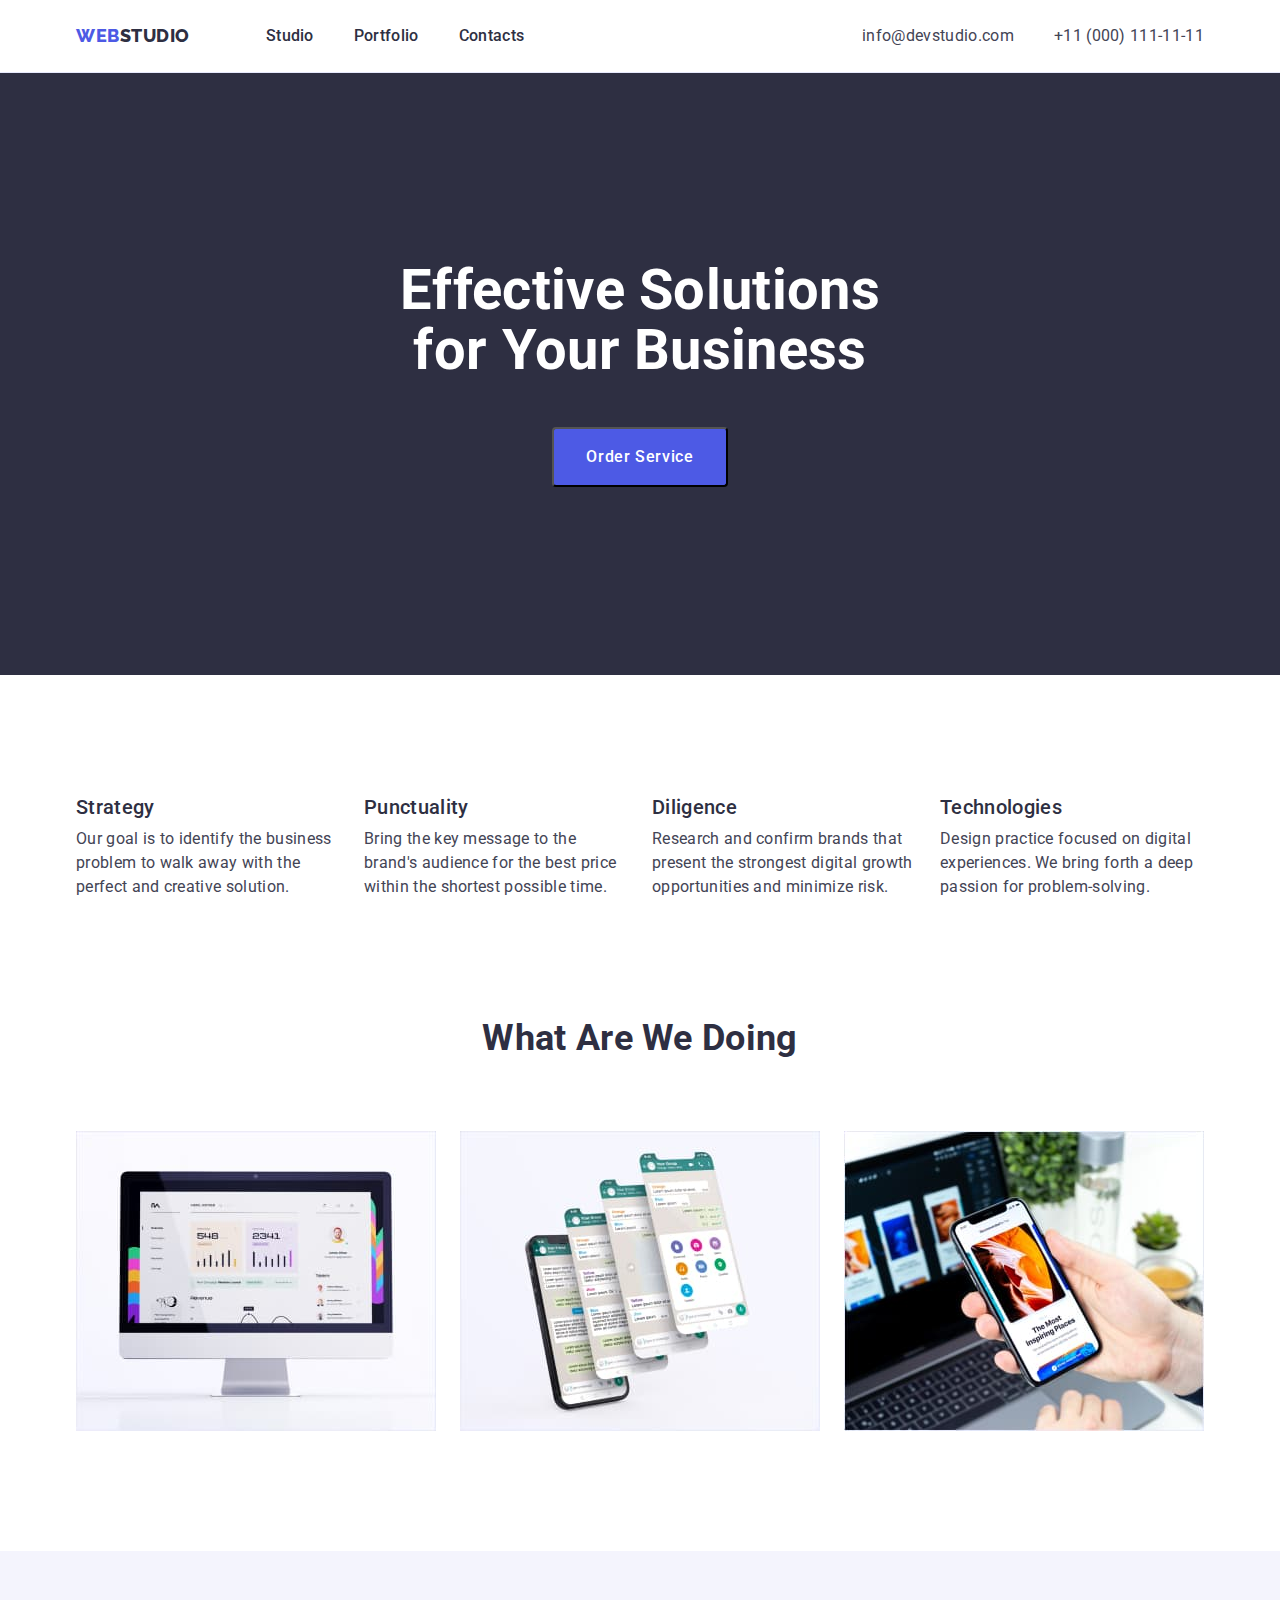
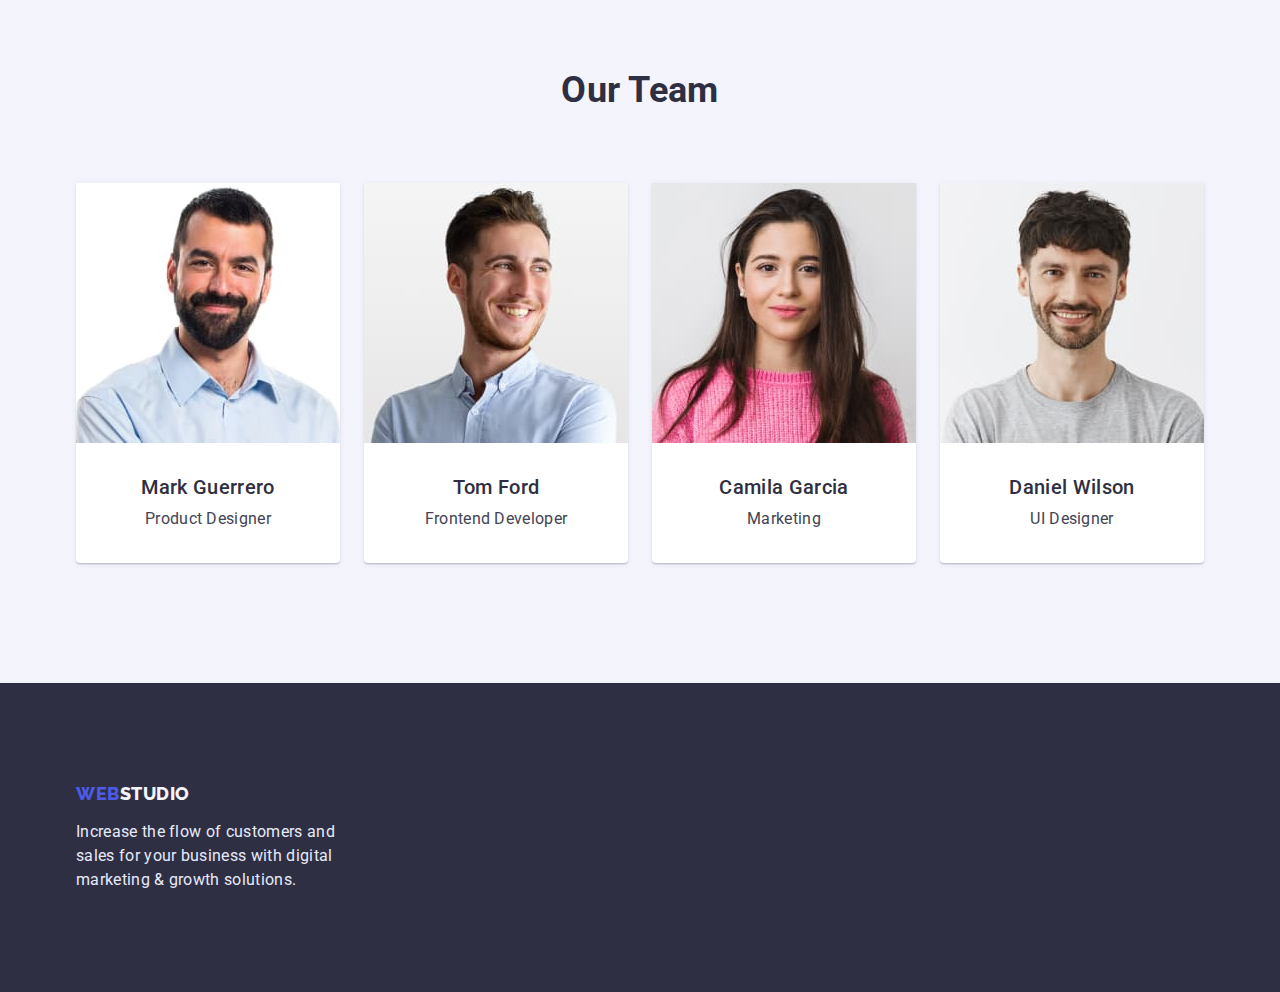
<file: index.html>
<!DOCTYPE html>
<html lang="en">
  <head>
    <meta charset="UTF-8" />
    <meta http-equiv="X-UA-Compatible" content="IE=edge" />
    <meta name="viewport" content="width=device-width, initial-scale=1.0" />
    <title>Studio</title>
    <link rel="preconnect" href="https://fonts.googleapis.com" />
    <link rel="preconnect" href="https://fonts.gstatic.com" crossorigin />
    <link
      href="https://fonts.googleapis.com/css2?family=Raleway:wght@800&family=Roboto:wght@400;500;700;900&display=swap"
      rel="stylesheet"
    />
    <link
      rel="stylesheet"
      href="https://cdnjs.cloudflare.com/ajax/libs/modern-normalize/1.1.0/modern-normalize.css"
      integrity="sha512-Y0MM+V6ymRKN2zStTqzQ227DWhhp4Mzdo6gnlRnuaNCbc+YN/ZH0sBCLTM4M0oSy9c9VKiCvd4Jk44aCLrNS5Q=="
      crossorigin="anonymous"
      referrerpolicy="no-referrer"
    />
    <link rel="stylesheet" href="./css/styles.css" />
  </head>
  <body>
    <header class="header-border">
      <div class="container header-wrap">
        <nav class="nav-menu">
          <a href="./index.html" class="link logo nav-logo"
            ><span class="logo-first">Web</span>Studio</a
          >
          <ul class="list menu-list-wrap">
            <li><a href="" class="link menu-item">Studio</a></li>
            <li>
              <a href="./portfolio.html" class="link menu-item">Portfolio</a>
            </li>
            <li><a href="" class="link menu-item">Contacts</a></li>
          </ul>
        </nav>
        <address>
          <ul class="list address-wrap">
            <li>
              <a
                href="mailto:info@devstudio.com"
                class="link contacts mail-addres"
                >info@devstudio.com</a
              >
            </li>
            <li>
              <a href="tel:+110001111111" class="link contacts"
                >+11 (000) 111-11-11</a
              >
            </li>
          </ul>
        </address>
      </div>
    </header>
    <main>
      <section class="hero">
        <div class="container hero-wrap">
          <h1 class="hero-text">Effective Solutions for Your Business</h1>
          <button type="button" class="hero-button">Order Service</button>
        </div>
      </section>
      <section class="strategy-company">
        <div class="container strategy-wrap">
          <h2 class="visually-hidden">Strategy our company</h2>
          <ul class="list strategy-items">
            <li class="item">
              <h3 class="strategy-title">Strategy</h3>
              <p class="strategy-text">
                Our goal is to identify the business problem to walk away with
                the perfect and creative solution.
              </p>
            </li>
            <li class="item">
              <h3 class="strategy-title">Punctuality</h3>
              <p class="strategy-text">
                Bring the key message to the brand's audience for the best price
                within the shortest possible time.
              </p>
            </li>
            <li class="item">
              <h3 class="strategy-title">Diligence</h3>
              <p class="strategy-text">
                Research and confirm brands that present the strongest digital
                growth opportunities and minimize risk.
              </p>
            </li>
            <li class="item">
              <h3 class="strategy-title">Technologies</h3>
              <p class="strategy-text">
                Design practice focused on digital experiences. We bring forth a
                deep passion for problem-solving.
              </p>
            </li>
          </ul>
        </div>
      </section>
      <section class="works">
        <div class="container">
          <h2 class="title">What are we doing</h2>
          <ul class="list work-items">
            <li>
              <img
                src="./images/work1.jpg"
                alt="Programs for computers"
                width="360"
                height="300"
              />
            </li>
            <li>
              <img
                src="./images/work2.jpg"
                alt="Phone programs"
                width="360"
                height="300"
              />
            </li>
            <li>
              <img
                src="./images/work3.jpg"
                alt="Internet sites"
                width="360"
                height="300"
              />
            </li>
          </ul>
        </div>
      </section>
      <section class="team-section">
        <div class="container">
          <h2 class="title workers-title">Our Team</h2>
          <ul class="list workers-items">
            <li class="specialist-wrap">
              <img
                src="./images/mark-guerrero.jpg"
                alt="Photo Mark Guerrero"
                width="264"
                height="260"
              />
              <h3 class="name-specialist">Mark Guerrero</h3>
              <p class="work-profession">Product Designer</p>
            </li>
            <li class="specialist-wrap">
              <img
                src="./images/tom-ford.jpg"
                alt="Photo Tom Ford"
                width="264"
                height="260"
              />
              <h3 class="name-specialist">Tom Ford</h3>
              <p class="work-profession">Frontend Developer</p>
            </li>
            <li class="specialist-wrap">
              <img
                src="./images/camila-garcia.jpg"
                alt="Photo Camila Garcia"
                width="264"
                height="260"
              />
              <h3 class="name-specialist">Camila Garcia</h3>
              <p class="work-profession">Marketing</p>
            </li>
            <li class="specialist-wrap">
              <img
                src="./images/daniel-wilson.jpg"
                alt="Photo Daniel Wilson"
                width="264"
                height="260"
              />
              <h3 class="name-specialist">Daniel Wilson</h3>
              <p class="work-profession">UI Designer</p>
            </li>
          </ul>
        </div>
      </section>
    </main>
    <footer class="footer">
      <div class="container">
        <a href="./index.html" class="link logo-footer"
          ><span class="logo-first">Web</span>Studio</a
        >
        <p class="text-footer">
          Increase the flow of customers and sales for your business with
          digital marketing & growth solutions.
        </p>
      </div>
    </footer>
  </body>
</html>
</file>
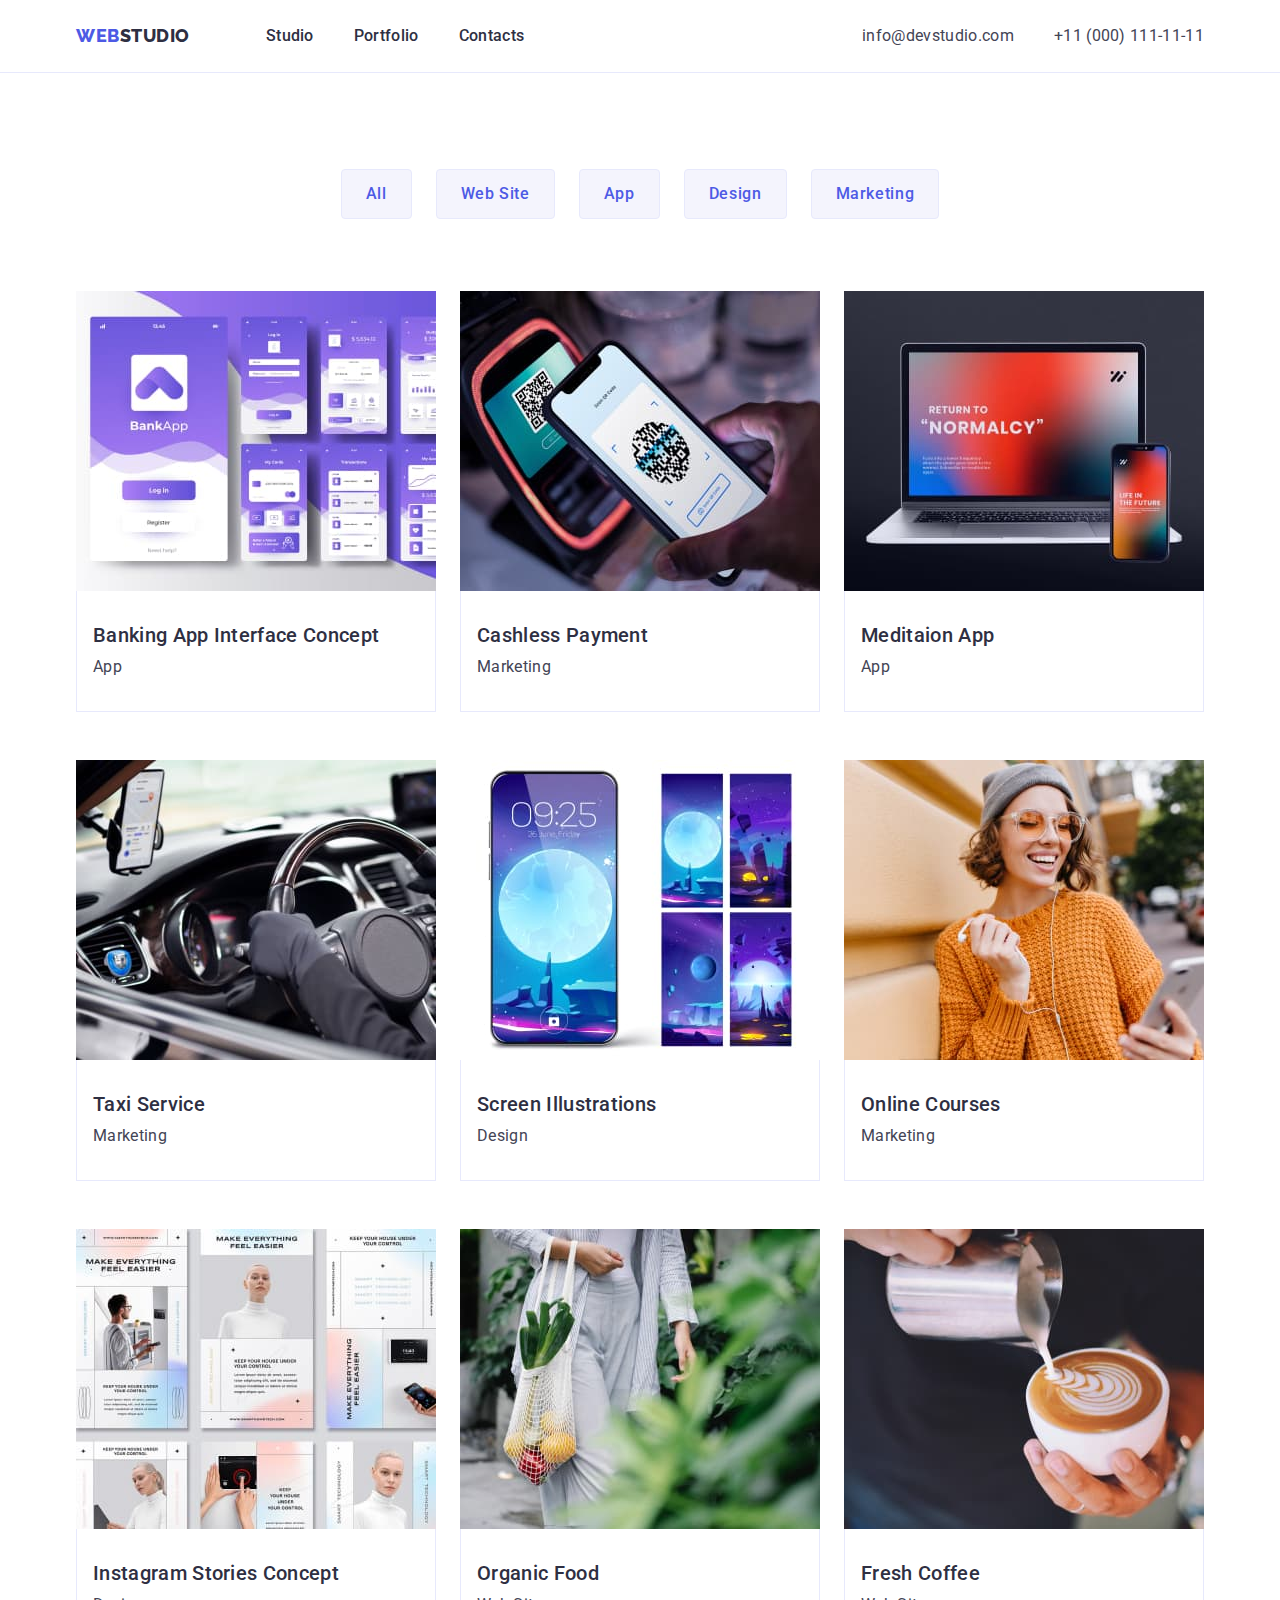
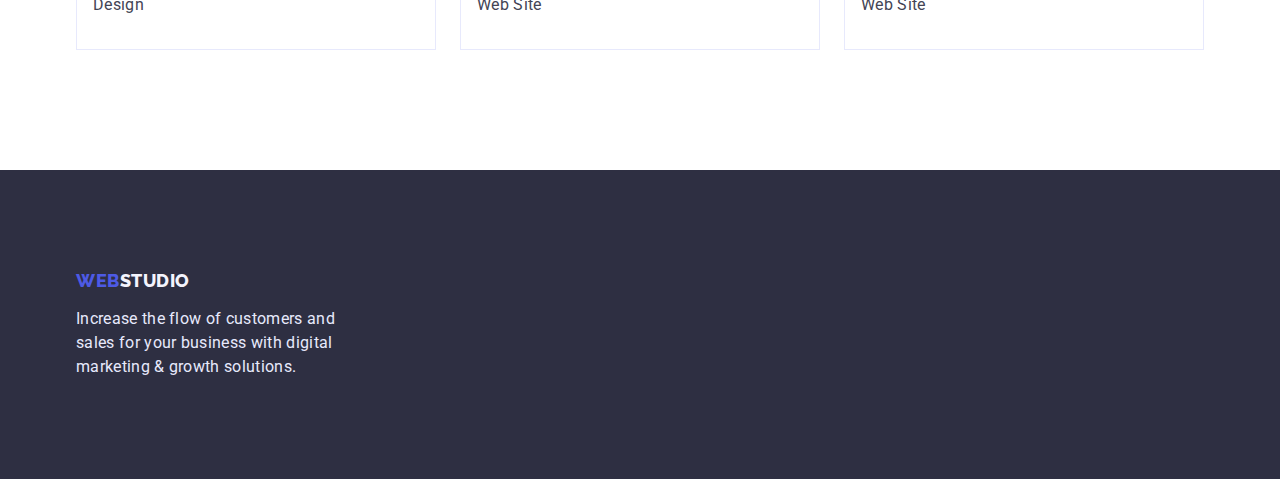
<file: portfolio.html>
<!DOCTYPE html>
<html lang="en">
  <head>
    <meta charset="UTF-8" />
    <meta http-equiv="X-UA-Compatible" content="IE=edge" />
    <meta name="viewport" content="width=device-width, initial-scale=1.0" />
    <title>Portfolio</title>
    <link rel="preconnect" href="https://fonts.googleapis.com" />
    <link rel="preconnect" href="https://fonts.gstatic.com" crossorigin />
    <link
      href="https://fonts.googleapis.com/css2?family=Raleway:wght@800&family=Roboto:wght@400;500;700;900&display=swap"
      rel="stylesheet"
    />
    <link
      rel="stylesheet"
      href="https://cdnjs.cloudflare.com/ajax/libs/modern-normalize/1.1.0/modern-normalize.css"
      integrity="sha512-Y0MM+V6ymRKN2zStTqzQ227DWhhp4Mzdo6gnlRnuaNCbc+YN/ZH0sBCLTM4M0oSy9c9VKiCvd4Jk44aCLrNS5Q=="
      crossorigin="anonymous"
      referrerpolicy="no-referrer"
    />
    <link rel="stylesheet" href="./css/styles.css" />
  </head>
  <body>
    <header class="header-border">
      <div class="container header-wrap">
        <nav class="nav-menu">
          <a href="./index.html" class="link logo nav-logo"
            ><span class="logo-first">Web</span>Studio</a
          >
          <ul class="list menu-list-wrap">
            <li><a href="./index.html" class="link menu-item">Studio</a></li>
            <li><a href="" class="link menu-item">Portfolio</a></li>
            <li><a href="" class="link menu-item">Contacts</a></li>
          </ul>
        </nav>
        <address>
          <ul class="list address-wrap">
            <li>
              <a
                href="mailto:info@devstudio.com"
                class="link contacts mail-addres"
                >info@devstudio.com</a
              >
            </li>
            <li>
              <a href="tel:+110001111111" class="link contacts"
                >+11 (000) 111-11-11</a
              >
            </li>
          </ul>
        </address>
      </div>
    </header>
    <main>
      <section class="portfolio-wrap">
        <div class="container">
          <h1 class="visually-hidden">Projects</h1>
          <ul class="list portfolio-filter">
            <li><button type="button" class="buton-filter">All</button></li>
            <li>
              <button type="button" class="buton-filter">Web Site</button>
            </li>
            <li><button type="button" class="buton-filter">App</button></li>
            <li><button type="button" class="buton-filter">Design</button></li>
            <li>
              <button type="button" class="buton-filter">Marketing</button>
            </li>
          </ul>
          <ul class="list portfolio-items">
            <li class="work-example">
              <a href="" class="link">
                <img
                  src="./images/project1.jpg"
                  alt="Client bank website"
                  width="360"
                />
                <div class="work-example-descr">
                  <h2 class="project-title">Banking App Interface Concept</h2>
                  <p class="type-project">App</p>
                </div>
              </a>
            </li>
            <li class="work-example">
              <a href="" class="link">
                <img
                  src="./images/project2.jpg"
                  alt="Payment application"
                  width="360"
                />
                <div class="work-example-descr">
                  <h2 class="project-title">Cashless Payment</h2>
                  <p class="type-project">Marketing</p>
                </div>
              </a>
            </li>
            <li class="work-example">
              <a href="" class="link">
                <img
                  src="./images/project3.jpg"
                  alt="App on phone and laptop"
                  width="360"
                />
                <div class="work-example-descr">
                  <h2 class="project-title">Meditaion App</h2>
                  <p class="type-project">App</p>
                </div>
              </a>
            </li>
            <li class="work-example">
              <a href="" class="link">
                <img
                  src="./images/project4.jpg"
                  alt="Phone in front of the driver"
                  width="360"
                />
                <div class="work-example-descr">
                  <h2 class="project-title">Taxi Service</h2>
                  <p class="type-project">Marketing</p>
                </div>
              </a>
            </li>
            <li class="work-example">
              <a href="" class="link">
                <img
                  src="./images/project5.jpg"
                  alt="Screensaver on phone"
                  width="360"
                />
                <div class="work-example-descr">
                  <h2 class="project-title">Screen Illustrations</h2>
                  <p class="type-project">Design</p>
                </div>
              </a>
            </li>
            <li class="work-example">
              <a href="" class="link">
                <img
                  src="./images/project6.jpg"
                  alt="Girl with phone"
                  width="360"
                />
                <div class="work-example-descr">
                  <h2 class="project-title">Online Courses</h2>
                  <p class="type-project">Marketing</p>
                </div>
              </a>
            </li>
            <li class="work-example">
              <a href="" class="link">
                <img
                  src="./images/project7.jpg"
                  alt="Picture layouts"
                  width="360"
                />
                <div class="work-example-descr">
                  <h2 class="project-title">Instagram Stories Concept</h2>
                  <p class="type-project">Design</p>
                </div>
              </a>
            </li>
            <li class="work-example">
              <a href="" class="link">
                <img
                  src="./images/project8.jpg"
                  alt="Bag with vegetables and fruits"
                  width="360"
                />
                <div class="work-example-descr">
                  <h2 class="project-title">Organic Food</h2>
                  <p class="type-project">Web Site</p>
                </div>
              </a>
            </li>
            <li class="work-example">
              <a href="" class="link">
                <img
                  src="./images/project9.jpg"
                  alt="Coffee preparation"
                  width="360"
                />
                <div class="work-example-descr">
                  <h2 class="project-title">Fresh Coffee</h2>
                  <p class="type-project">Web Site</p>
                </div>
              </a>
            </li>
          </ul>
        </div>
      </section>
    </main>
    <footer class="footer">
      <div class="container">
        <a href="./index.html" class="link logo-footer"
          ><span class="logo-first">Web</span>Studio</a
        >
        <p class="text-footer">
          Increase the flow of customers and sales for your business with
          digital marketing & growth solutions.
        </p>
      </div>
    </footer>
  </body>
</html>
</file>
<file: css/styles.css>
:root {
    --primary-clr-text: #434455;
    --secondary-clr-text: #2E2F42;
    --blue-clr: #4D5AE5;
    --action-clr: #404BBF;
    --write-logo-footer: #F4F4FD;
    --primary-write: #FFFFFF;
    --write-text-footer: #E7E9FC;

}

h1,
h2,
h3,
h4,
p,
ul {
    margin: 0;
    padding: 0;

}

img {
    display: flex;
}

.container {
    width: 1158px;
    margin-left: auto;
    margin-right: auto;
    padding: 0 15px;
}

body {
    font-family: 'Roboto', sans-serif;
    font-size: 16px;
    line-height: 1.5;
    letter-spacing: 0.02em;
    color: var(--primary-clr-text);
}

.list {
    list-style: none;
}

.link {
    text-decoration: none;

}

.logo {
    font-family: 'Raleway', sans-serif;
    font-weight: 800;
    font-size: 18px;
    line-height: 1.33;
    letter-spacing: 0.03em;
    text-transform: uppercase;
    color: var(--secondary-clr-text);
}

.logo-first {
    color: var(--blue-clr);
}

/* ========HEADER======== */
.header-border {
    border-bottom-width: 1px;
    border-bottom-style: solid;
    border-bottom-color: #E7E9FC;
}

.menu-item {
    font-weight: 500;
    font-size: 16px;
    line-height: 1.5;
    color: var(--secondary-clr-text);
    padding-top: 24px;
    padding-bottom: 24px;
}

.menu-item:hover,
.menu-item:focus {
    color: var(--action-clr);
}

.contacts {
    font-family: 'Roboto';
    font-style: normal;
    font-size: 16px;
    line-height: 1.5;
    color: var(--primary-clr-text);
    padding-top: 24px;
    padding-bottom: 24px;
}

.contacts:hover,
.contacts:focus {
    color: var(--action-clr);
}



.nav-menu {
    display: flex;
}

.header-wrap {
    display: flex;
    padding-top: 24px;
    padding-bottom: 24px;
    justify-content: space-between;
    align-items: center;
}

.menu-list-wrap {
    display: flex;
    gap: 40px;
}

.address-wrap {
    display: flex;
    gap: 40px;
}

.nav-logo {
    margin-right: 76px;
}

.mail-addres {}

/*    ========================  HERO ========================*/

.hero {
    background: var(--secondary-clr-text);
    padding-top: 188px;
    padding-bottom: 188px;
    display: flex;
}

.hero-text {
    width: 494px;
    font-weight: 700;
    font-size: 56px;
    line-height: 1.07;
    text-align: center;
    color: var(--primary-write);

    margin-bottom: 46px;
    margin-right: auto;
    margin-left: auto;
}

.hero-button {
    font-family: inherit;
    font-weight: 500;
    font-size: 16px;
    line-height: 1.5;
    letter-spacing: 0.04em;
    color: var(--primary-write);
    background-color: var(--blue-clr);
    border-radius: 4px;
    cursor: pointer;
    display: flex;
    margin-right: auto;
    margin-left: auto;
    padding: 16px 32px;
}

.hero-button:hover,
.hero-button:focus {
    background-color: var(--action-clr);
}



/* ===========Section strategy=============== */
.strategy-title {
    font-weight: 500;
    font-size: 20px;
    line-height: 1.2;
    color: var(--secondary-clr-text);

    margin-bottom: 8px;
}

.strategy-company {
    padding-top: 120px;
    padding-bottom: 120px;
}

.strategy-items {
    display: flex;
    gap: 24px;
}

.strategy-items .item {
    width: 264px;
}

/* ===============OUR WORKS ==========================*/
.title {
    font-weight: 700;
    font-size: 36px;
    line-height: 1.11;
    text-align: center;
    color: var(--secondary-clr-text);
    text-transform: capitalize;
    margin-bottom: 72px;
}

.works {
    padding-bottom: 120px;
}

.work-items {
    display: flex;
    gap: 24px;
}


/* =======================Specialists =======================*/
.team-section {
    background-color: var(--write-logo-footer);
    padding-top: 120px;
    padding-bottom: 120px;
}

.name-specialist {
    font-weight: 500;
    font-size: 20px;
    line-height: 1.2;
    color: var(--secondary-clr-text);

    text-align: center;
    margin-top: 32px;
    margin-bottom: 8px;
}

.work-profession {
    text-align: center;

}

.workers-title {
    display: block;
    margin-left: auto;
    margin-right: auto;
}

.workers-items {
    display: flex;
    gap: 24px;
}

.specialist-wrap {
    background-color: var(--primary-write);
    box-shadow: 0px 1px 6px rgba(46, 47, 66, 0.08), 0px 1px 1px rgba(46, 47, 66, 0.16), 0px 2px 1px rgba(46, 47, 66, 0.08);
    border-radius: 0px 0px 4px 4px;
    padding-bottom: 32px;
}

/* ================Footer================== */
.footer {
    background-color: var(--secondary-clr-text);
    padding-top: 100px;
    padding-bottom: 100px;
}

.text-footer {

    font-size: 16px;
    line-height: 1.5;
    color: var(--write-text-footer);

    width: 264px;
    margin-right: auto;
}

.logo-footer {
    font-family: 'Raleway', sans-serif;
    font-weight: 800;
    font-size: 18px;
    line-height: 1.17;
    letter-spacing: 0.03em;
    text-transform: uppercase;
    color: var(--write-logo-footer);
    display: inline-block;
    margin-bottom: 16px;
}

/*================== Page PORTFOLIO ======================= */

.portfolio-wrap {
    padding-top: 96px;
    padding-bottom: 120px;
}

.buton-filter {
    font-family: inherit;
    font-weight: 500;
    font-size: 16px;
    line-height: 1.5;
    letter-spacing: 0.04em;
    color: var(--blue-clr);
    background-color: var(--write-logo-footer);
    cursor: pointer;
    padding: 12px 24px;
    border: 1px solid var(--write-text-footer);
    border-radius: 4px;
}

.buton-filter:hover,
.buton-filter:focus {
    font-weight: 500;
    font-size: 16px;
    line-height: 1.5;
    letter-spacing: 0.04em;
    color: var(--primary-write);
    background-color: var(--action-clr);
    border: 1px solid var(--action-clr);
    border-radius: 4px;
}

.project-title {
    font-weight: 500;
    font-size: 20px;
    line-height: 1.2;
    color: var(--secondary-clr-text);

    margin-bottom: 8px;
}

.type-project {
    color: var(--primary-clr-text);
}

.visually-hidden {
    position: absolute;
    width: 1px;
    height: 1px;
    margin: -1px;
    border: 0;
    padding: 0;
    white-space: nowrap;
    clip-path: inset(100%);
    clip: rect(0 0 0 0);
    overflow: hidden;
}

.portfolio-filter {
    display: flex;
    justify-content: center;
    gap: 24px;
    margin-bottom: 72px;
}

.portfolio-items {
    display: flex;
    flex-wrap: wrap;
}

.work-example {
    width: 360px;
    margin-right: 24px;
    margin-bottom: 48px;
}

.work-example:nth-child(3n) {
    margin-right: 0px;
}

.work-example:nth-last-child(-n+3) {
    margin-bottom: 0px;
}

.work-example-descr {
    padding-left: 16px;
    padding-top: 32px;
    padding-bottom: 32px;
    border-left: 1px solid var(--write-text-footer);
    border-right: 1px solid var(--write-text-footer);
    border-bottom: 1px solid var(--write-text-footer);

}
</file>
